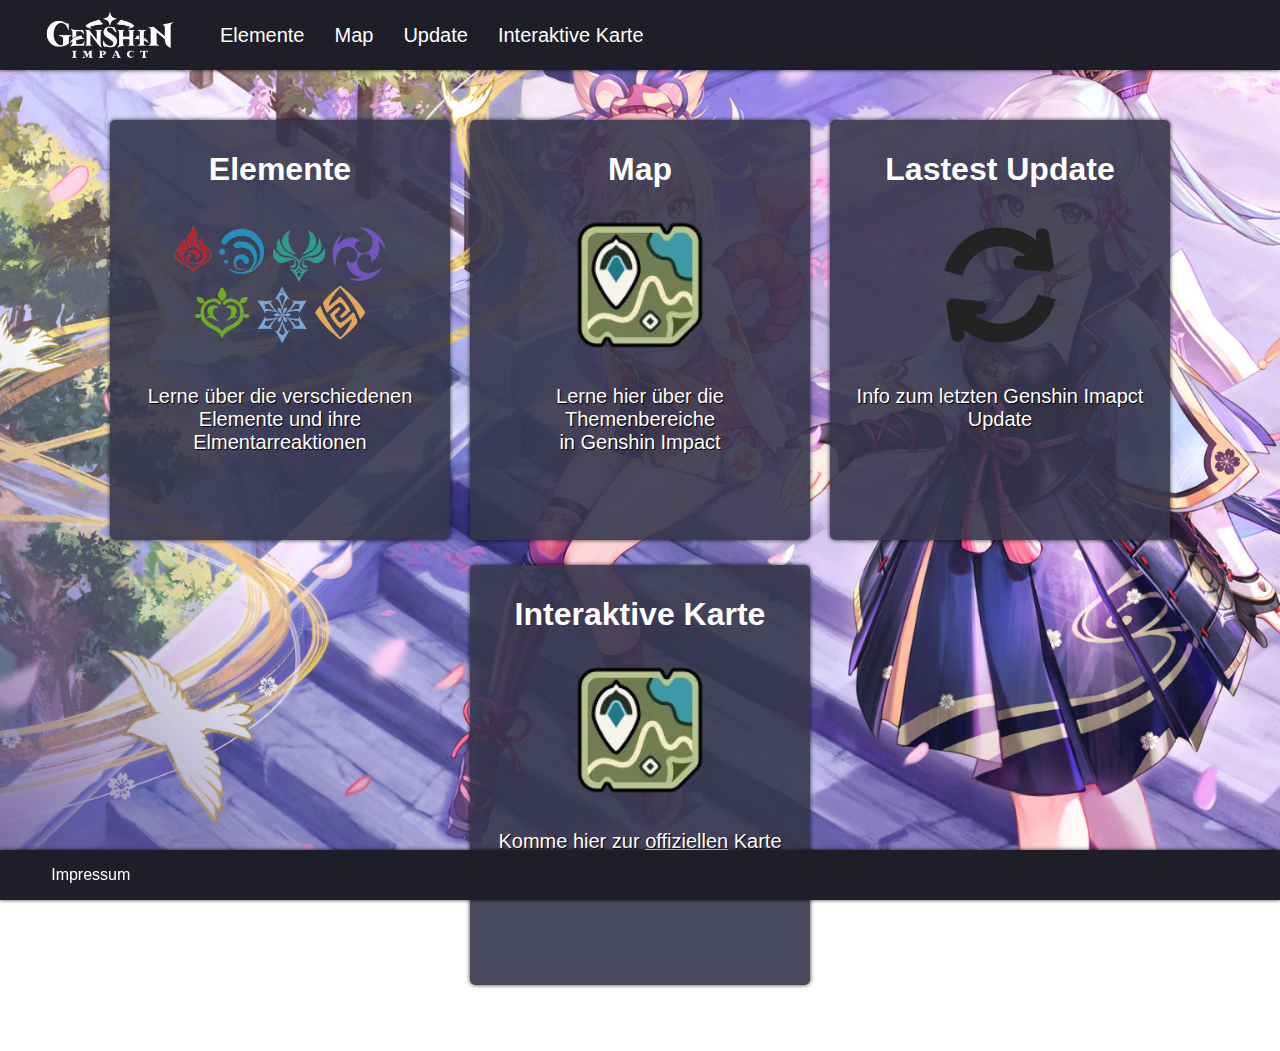
<file: index.html>
<!DOCTYPE html>
<html lang="de">

<head>
    <meta charset="UTF-8">
    <meta name="viewport" content="width=device-width, initial-scale=1.0">
    <title>Homepage</title>
    <link rel="stylesheet" href="style.css">
    <link rel="stylesheet" href="index.css">
    <script src="js.js"></script>
</head>

<body>

    <div class="Header_desk">

        <a href="index.html"> <img src="img\[CITYPNG.COM]HD White Genshin Impact Game Logo PNG - 2000x2000.png"
                alt="Genshin Impact Logo" height="70px"></a>
        <nav class="Header_desk_nav">
            <a href="elemente.html">
                <p>Elemente</p>
            </a>
            <a href="themenbereiche.html">
                <p>Map</p>
            </a>
            <a href="update.html">
                <p>Update</p>
            </a>
            <a href="https://act.hoyolab.com/ys/app/interactive-map/index.html?lang=en-us">
                <p>Interaktive Karte</p>
            </a>
        </nav>
    </div>

    <div id="mySidenav" class="sidenav">
        <a href="javascript:void(0)" class="closebtn" onclick="closeNav()">&times;</a>
        <a href="elemente.html">Elemente</a>
        <a href="update.html">Latest Update</a>
        <a href="themenbereiche.html">Map</a>
        <a href="https://act.hoyolab.com/ys/app/interactive-map/index.html?lang=en-us">Karte</a>
        <a href="impressum.html">Impressum</a>
    </div>

    <div class="Header_mobile">
        <div class="test">
            <span onclick="openNav()">&#9776;</span>
        </div>
        <div class="logo">
            <a href="index.html">
                <img src="img\[CITYPNG.COM]HD White Genshin Impact Game Logo PNG - 2000x2000.png" alt="Genshin Impact Logo"
                    height="70px">
            </a>
        </div>
    </div>

    <div class="main-container">

        <div class="sub-container-1 sc">

            <div class="sub-item-1-1 sc">
                <div class="box">
                    <h1>Elemente</h1>

                    <a href="elemente.html">
                        <img class="animation_box"
                            src="img/genshin-aufpralllogo-und-elemente-ikonen-russland-august-videospiel-asian-anime-logo-animes-227612743.png"
                            alt="" height="150px">
                        <p class="text_shadow_box">Lerne über die verschiedenen Elemente und ihre Elmentarreaktionen</p>
                    </a>
                </div>
            </div>

            <div class="sub-item-1-2 sc">
                <div class="box">
                    <h1>Map</h1>

                    <a href="themenbereiche.html">
                        <img class="animation_box" src="img/f474ba482f38a2f2420dc31c1876d155_6640492607556311675.png"
                            alt="" height="150px">
                        <p class="text_shadow_box">Lerne hier über die Themenbereiche <br> in Genshin Impact</p>
                    </a>
                </div>
            </div>

            <div class="sub-item-1-3 sc">
                <div class="box">
                    <h1>Lastest Update</h1>

                    <a href="update.html">
                        <img class="animation_box" src="img/update.png" alt="" height="150px">
                        <p class="text_shadow_box">Info zum letzten Genshin Imapct Update</p>
                    </a>
                </div>
            </div>

            <div class="sub-item-1-3 sc">
                <div class="box">
                    <h1>Interaktive Karte</h1>

                    <a href="https://act.hoyolab.com/ys/app/interactive-map/index.html?lang=en-us">
                        <img class="animation_box" src="img/f474ba482f38a2f2420dc31c1876d155_6640492607556311675.png"
                            alt="" height="150px">
                        <p class="text_shadow_box">Komme hier zur <u>offiziellen</u> Karte von Genshin Imapct</p>
                    </a>
                </div>
            </div>
        </div>

        <div class="sub-container-2 sc">
            <div class="sub-item-2-1">
            </div>
        </div>

        <div class="sub-container-3 sc">
            <div class="sub-item-3-1">
                <p></p>
            </div>
        </div>

    </div>


    <div class="footer">
        <a href="impressum.html">Impressum</a>
    </div>
</body>

</html>
</file>
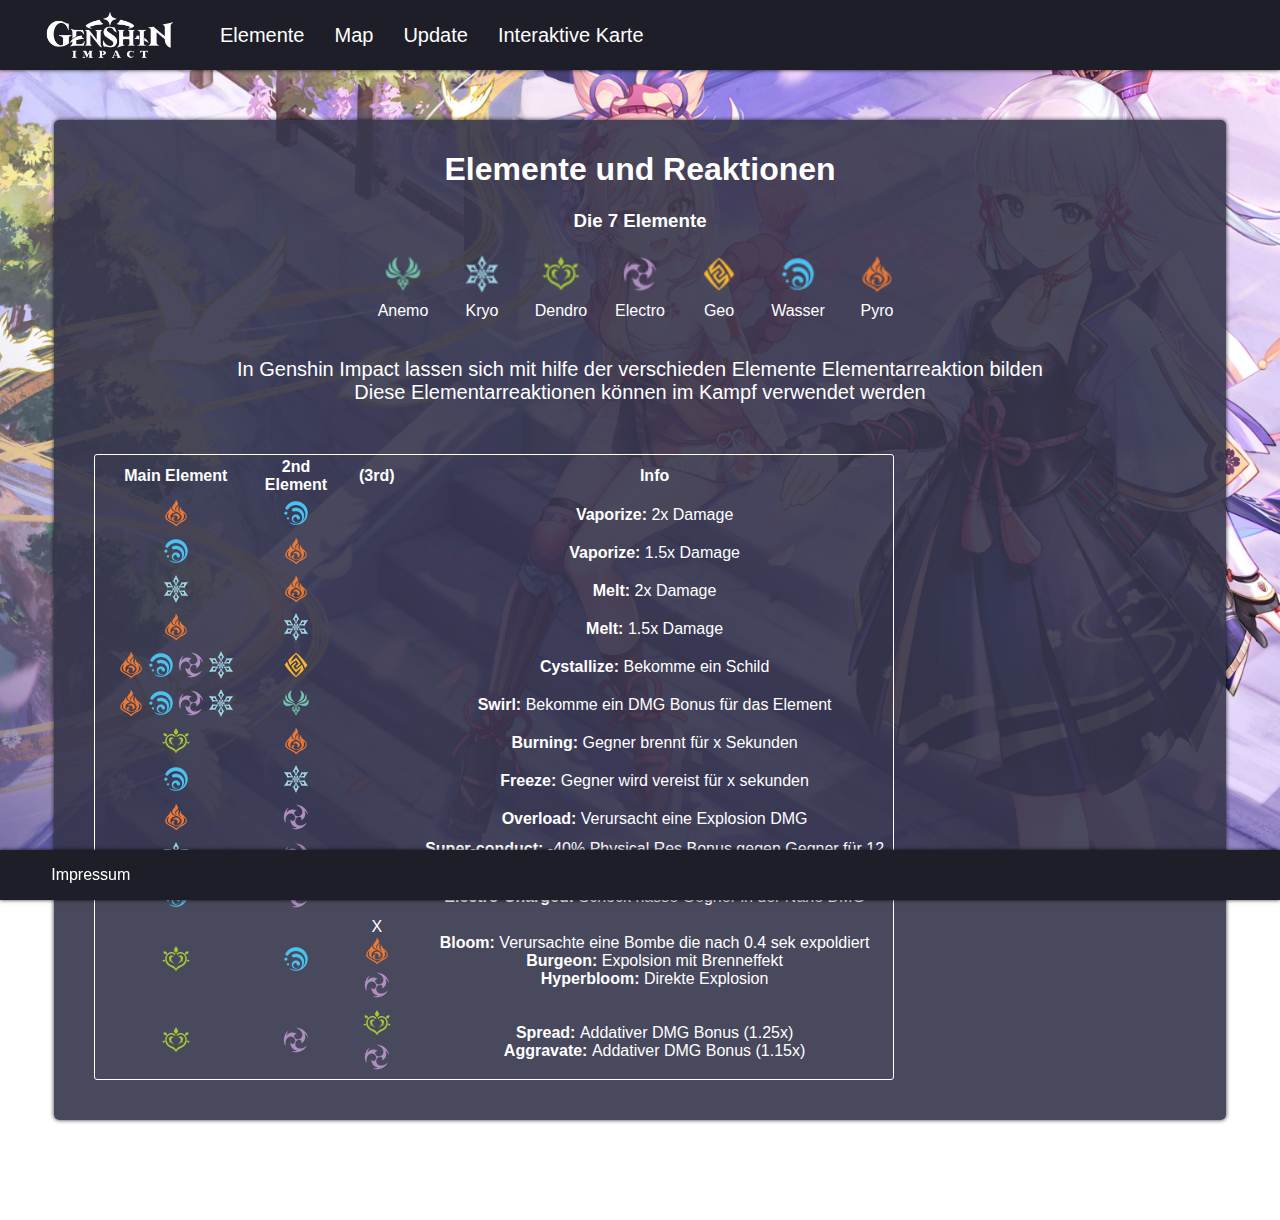
<file: elemente.html>
<!DOCTYPE html>
<html lang="de">

<head>
    <meta charset="UTF-8">
    <meta name="viewport" content="width=device-width, initial-scale=1.0">
    <title>Elemente</title>
    <link rel="stylesheet" href="style.css">
    <link rel="stylesheet" href="elemente.css">
    <script src="js.js"></script>
</head>

<body>

    <div class="Header_desk">

        <a href="index.html"> <img src="img\[CITYPNG.COM]HD White Genshin Impact Game Logo PNG - 2000x2000.png"
                alt="Genshin Impact Logo" height="70px"></a>
        <nav class="Header_desk_nav">
            <a href="elemente.html">
                <p>Elemente</p>
            </a>
            <a href="themenbereiche.html">
                <p>Map</p>
            </a>
            <a href="update.html">
                <p>Update</p>
            </a>
            <a href="https://act.hoyolab.com/ys/app/interactive-map/index.html?lang=en-us">
                <p>Interaktive Karte</p>
            </a>
        </nav>
    </div>

    <div id="mySidenav" class="sidenav">
        <a href="javascript:void(0)" class="closebtn" onclick="closeNav()">&times;</a>
        <a href="elemente.html">Elemente</a>
        <a href="update.html">Latest Update</a>
        <a href="themenbereiche.html">Map</a>
        <a href="https://act.hoyolab.com/ys/app/interactive-map/index.html?lang=en-us">Karte</a>
        <a href="impressum.html">Impressum</a>
    </div>

    <div class="Header_mobile">
        <div class="test">
            <span onclick="openNav()">&#9776;</span>
        </div>
        <div class="logo">
            <a href="index.html">
                <img src="img\[CITYPNG.COM]HD White Genshin Impact Game Logo PNG - 2000x2000.png" alt="Genshin Impact Logo"
                    height="70px">
            </a>
        </div>
    </div>

    <div class="main-container">

        <div class="sub-container-1 sc">

            <div class="sub-item-1-1 sc">

                <div class="content_box ">

                    <h1>Elemente und Reaktionen</h1>
                    <h3>Die 7 Elemente</h3>
                    <table class="elemente_case">
                        <tr>
                            <th>
                                <img src="img/Element_Anemo.png" alt="" height="40px">
                            </th>
                            <th>
                                <img src="img/Element_Cryo.png" alt="" height="40px">
                            </th>
                            <th>
                                <img src="img/Element_Dendro.png" alt="" height="40px">
                            </th>
                            <th>
                                <img src="img/Element_Electro.png" alt="" height="40px">
                            </th>
                            <th>
                                <img src="img/Element_Geo.png" alt="" height="40px">
                            </th>
                            <th>
                                <img src="img/Element_Hydro.png" alt="" height="40px">
                            </th>
                            <th>
                                <img src="img/Element_Pyro.png" alt="" height="40px">
                            </th>
                        </tr>
                        <tr>
                            <td>Anemo</td>
                            <td>Kryo</td>
                            <td>Dendro</td>
                            <td>Electro</td>
                            <td>Geo</td>
                            <td>Wasser</td>
                            <td>Pyro</td>
                        </tr>
                    </table>
                    <div class="sometext">
                        <p>In Genshin Impact lassen sich mit hilfe der verschieden Elemente Elementarreaktion bilden <br>
                        Diese Elementarreaktionen können im Kampf verwendet werden</p>
                    </div>

                    <div class="scrollbartest">
                        <table class="reaktion">
                            <tr>
                                <th style="width: 20%;">Main Element</th>
                                <th style="width: 10%;">2nd Element</th>
                                <th style="width: 10%;"> (3rd) </th>
                                <th>Info</th>
                            </tr>
                            <tr>
                                <td><img src="img/Element_Pyro.png" alt=""></td>
                                <td><img src="img/Element_Hydro.png" alt=""></td>
                                <td></td>
                                <td><strong>Vaporize: </strong>2x Damage</td>
                            </tr>
                            <tr>
                                <td><img src="img/Element_Hydro.png" alt=""></td>
                                <td><img src="img/Element_Pyro.png" alt=""></td>
                                <td></td>
                                <td><strong>Vaporize: </strong>1.5x Damage</td>
                            </tr>
                            <tr>
                                <td><img src="img/Element_Cryo.png" alt=""></td>
                                <td><img src="img/Element_Pyro.png" alt=""></td>
                                <td></td>
                                <td><strong>Melt: </strong>2x Damage</td>
                            </tr>
                            <tr>
                                <td><img src="img/Element_Pyro.png" alt=""></td>
                                <td><img src="img/Element_Cryo.png" alt=""></td>
                                <td></td>
                                <td><strong>Melt: </strong>1.5x Damage</td>
                            </tr>
                            <tr>
                                <td><img src="img/Element_Pyro.png" alt=""><img src="img/Element_Hydro.png" alt=""><img
                                        src="img/Element_Electro.png" alt=""><img src="img/Element_Cryo.png" alt="">
                                </td>
                                <td><img src="img/Element_Geo.png" alt=""></td>
                                <td></td>
                                <td><strong>Cystallize: </strong>Bekomme ein Schild</td>
                            </tr>
                            <tr>
                                <td><img src="img/Element_Pyro.png" alt=""><img src="img/Element_Hydro.png" alt=""><img
                                        src="img/Element_Electro.png" alt=""><img src="img/Element_Cryo.png" alt="">
                                </td>
                                <td><img src="img/Element_Anemo.png" alt=""></td>
                                <td></td>
                                <td><strong>Swirl: </strong>Bekomme ein DMG Bonus für das Element</td>
                            </tr>
                            <tr>
                                <td><img src="img/Element_Dendro.png" alt=""></td>
                                <td><img src="img/Element_Pyro.png" alt=""></td>
                                <td></td>
                                <td><strong>Burning: </strong>Gegner brennt für x Sekunden</td>
                            </tr>
                            <tr>
                                <td><img src="img/Element_Hydro.png" alt=""></td>
                                <td><img src="img/Element_Cryo.png" alt=""></td>
                                <td></td>
                                <td><strong>Freeze: </strong>Gegner wird vereist für x sekunden</td>
                            </tr>
                            <tr>
                                <td><img src="img/Element_Pyro.png" alt=""></td>
                                <td><img src="img/Element_Electro.png" alt=""></td>
                                <td></td>
                                <td><strong>Overload: </strong>Verursacht eine Explosion DMG</td>
                            </tr>
                            <tr>
                                <td><img src="img/Element_Cryo.png" alt=""></td>
                                <td><img src="img/Element_Electro.png" alt=""></td>
                                <td></td>
                                <td><strong>Super-conduct: </strong>-40% Physical Res Bonus gegen Gegner für 12 sek</td>
                            </tr>
                            <tr>
                                <td><img src="img/Element_Hydro.png" alt=""></td>
                                <td><img src="img/Element_Electro.png" alt=""></td>
                                <td></td>
                                <td><strong>Electro-Charged: </strong>Schock nasse Gegner in der Nähe DMG</td>
                            </tr>
                            <tr>
                                <td><img src="img/Element_Dendro.png" alt=""></td>
                                <td><img src="img/Element_Hydro.png" alt=""></td>
                                <td> X <br> <img src="img/Element_Pyro.png" alt=""> <br> <img
                                        src="img/Element_Electro.png" alt=""></td>
                                <td><strong>Bloom: </strong>Verursachte eine Bombe die nach 0.4 sek
                                    expoldiert<br><strong>Burgeon: </strong>Expolsion mit
                                    Brenneffekt<br><strong>Hyperbloom:
                                    </strong>Direkte Explosion</td>
                            </tr>
                            <tr>
                                <td><img src="img/Element_Dendro.png" alt=""></td>
                                <td><img src="img/Element_Electro.png" alt=""></td>
                                <td><img src="img/Element_Dendro.png" alt=""> <br> <img src="img/Element_Electro.png"
                                        alt="">
                                </td>
                                <td>
                                    <strong>Spread: </strong>Addativer DMG Bonus (1.25x)<br><strong>Aggravate:
                                    </strong>Addativer DMG Bonus (1.15x)
                                </td>
                            </tr>
                        </table>
                    </div>


                </div>

            </div>

        </div>
    </div>
    <div class="footer">
        <a href="impressum.html">Impressum</a>
    </div>
</body>

</html>
</file>
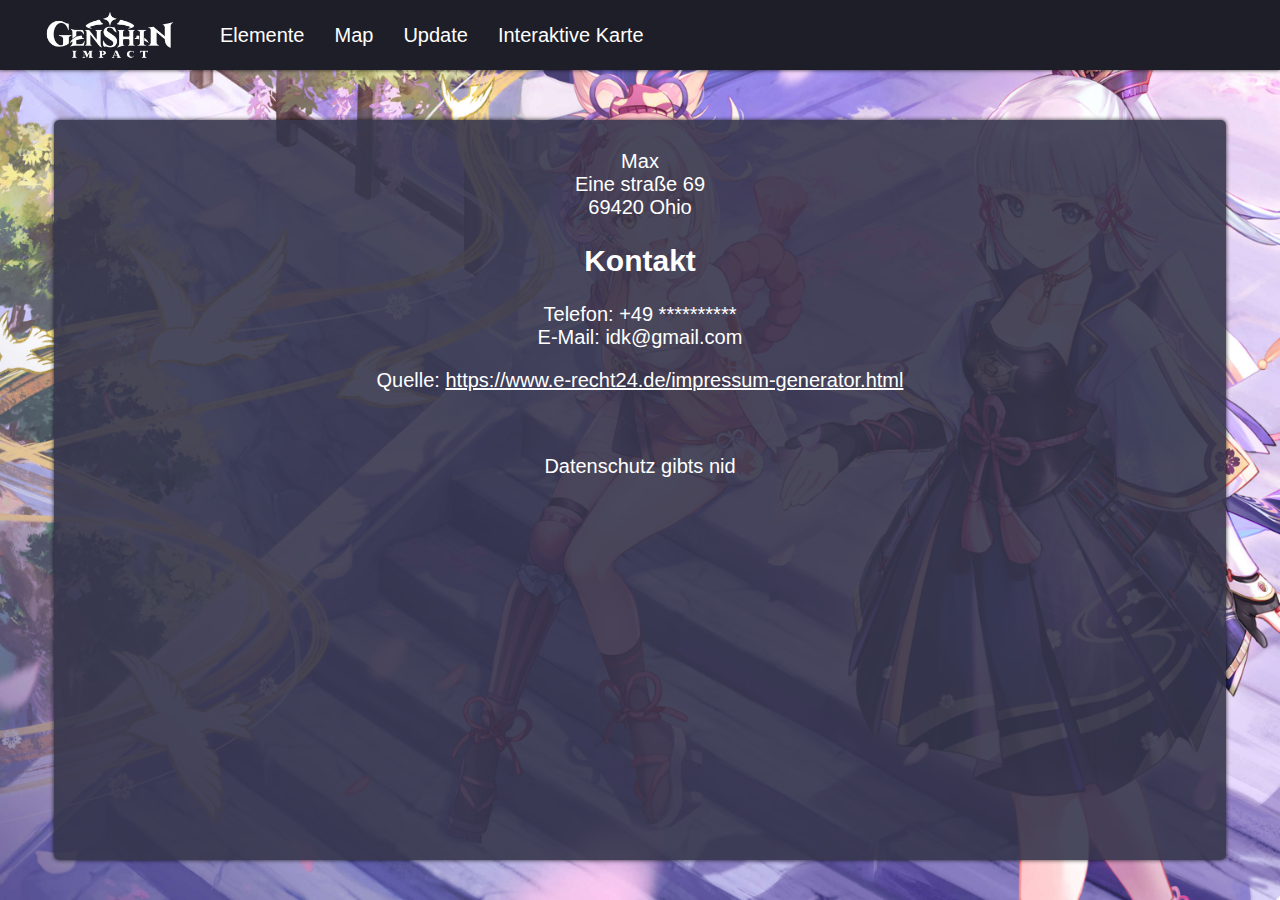
<file: impressum.html>
<!DOCTYPE html>
<html lang="de">

<head>
    <meta charset="UTF-8">
    <meta name="viewport" content="width=device-width, initial-scale=1.0">
    <title>Impressum</title>
    <link rel="stylesheet" href="style.css">
    <link rel="stylesheet" href="impressum.css">
    <script src="js.js"></script>
</head>

<body>

    <div class="Header_desk">

        <a href="index.html"> <img src="img\[CITYPNG.COM]HD White Genshin Impact Game Logo PNG - 2000x2000.png"
                alt="Genshin Impact Logo" height="70px"></a>
        <nav class="Header_desk_nav">
            <a href="elemente.html">
                <p>Elemente</p>
            </a>
            <a href="themenbereiche.html">
                <p>Map</p>
            </a>
            <a href="update.html">
                <p>Update</p>
            </a>
            <a href="https://act.hoyolab.com/ys/app/interactive-map/index.html?lang=en-us">
                <p>Interaktive Karte</p>
            </a>
        </nav>
    </div>

    <div id="mySidenav" class="sidenav">
        <a href="javascript:void(0)" class="closebtn" onclick="closeNav()">&times;</a>
        <a href="elemente.html">Elemente</a>
        <a href="update.html">Latest Update</a>
        <a href="themenbereiche.html">Map</a>
        <a href="https://act.hoyolab.com/ys/app/interactive-map/index.html?lang=en-us">Karte</a>
        <a href="impressum.html">Impressum</a>
    </div>

    <div class="Header_mobile">
        <div class="test">
            <span onclick="openNav()">&#9776;</span>
        </div>
        <div class="logo">
            <a href="index.html">
                <img src="img\[CITYPNG.COM]HD White Genshin Impact Game Logo PNG - 2000x2000.png"
                    alt="Genshin Impact Logo" height="70px">
            </a>
        </div>
    </div>

    <div class="main-container">

        <div class="sub-container-1 sc">

            <div class="sub-item-1-1 sc">

                <div class="content_box_impressum">
                    <p>Max<br />
                        Eine straße 69<br />
                        69420 Ohio</p>

                    <h2>Kontakt</h2>
                    <p>Telefon: +49 **********<br />
                        E-Mail: idk@gmail.com</p>

                    <p>Quelle: <a href="https://www.e-recht24.de/impressum-generator.html"
                            style="color: white;">https://www.e-recht24.de/impressum-generator.html</a></p>
                            <br>
                    <p>Datenschutz gibts nid</p>

                </div>

            </div>

        </div>
    </div>
</body>

</html>
</file>
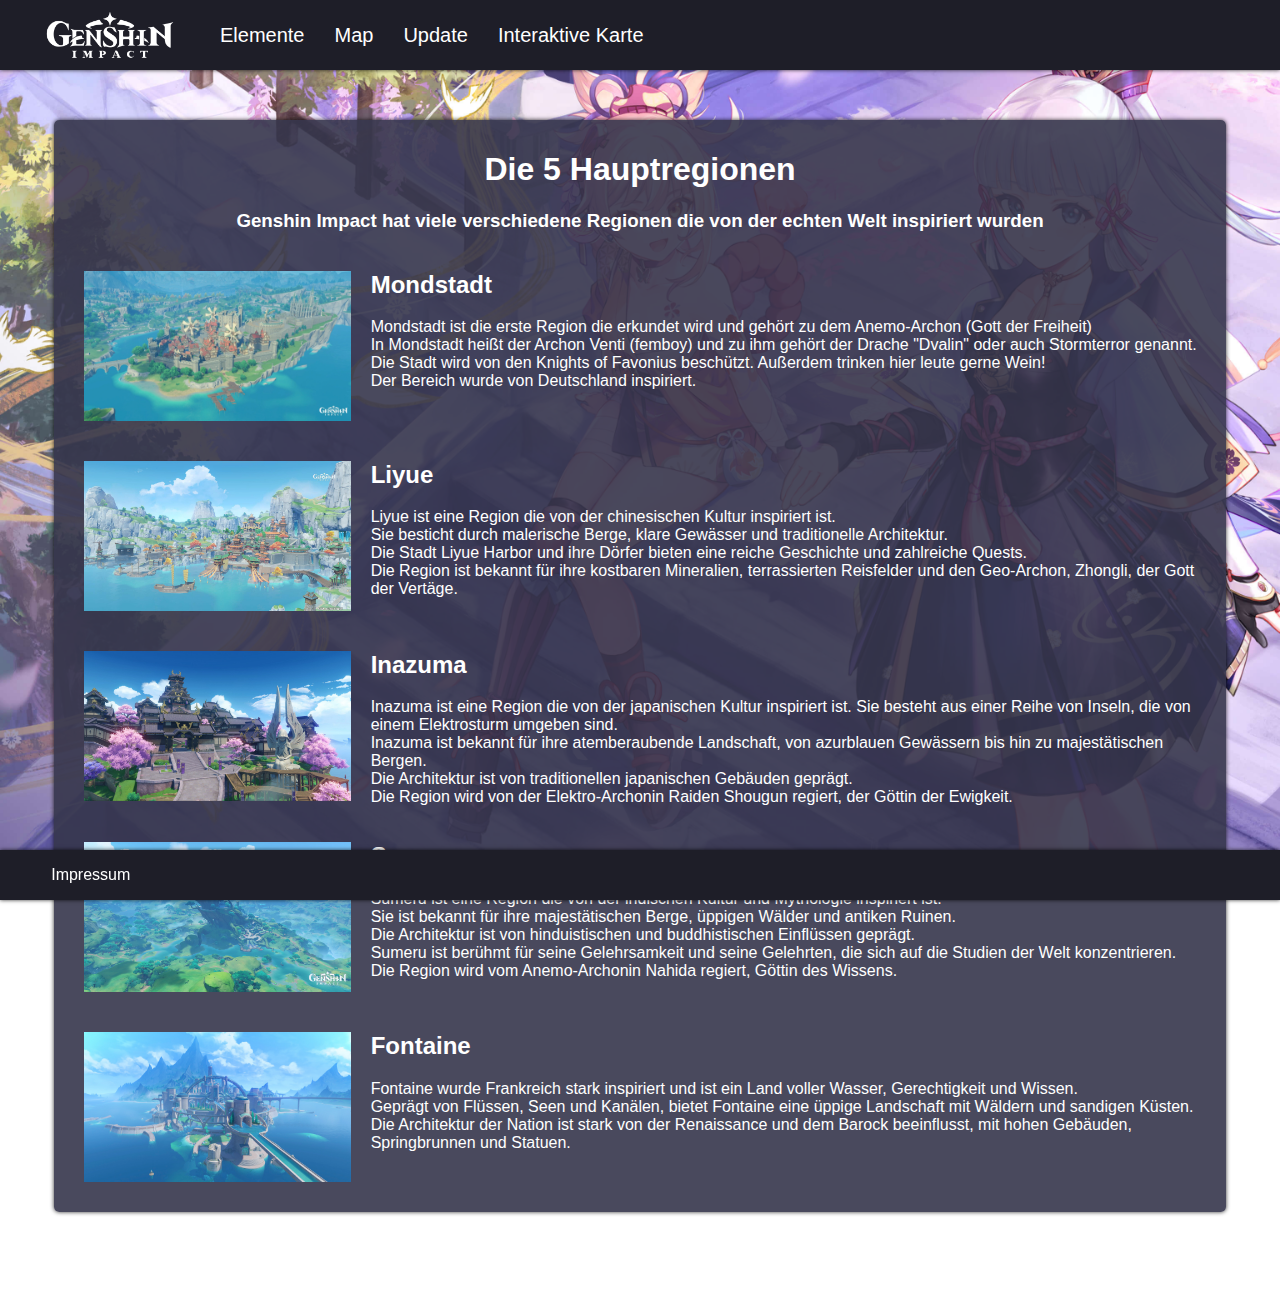
<file: themenbereiche.html>
<!DOCTYPE html>
<html lang="de">

<head>
    <meta charset="UTF-8">
    <meta name="viewport" content="width=device-width, initial-scale=1.0">
    <title>Regionen</title>
    <link rel="stylesheet" href="style.css">
    <link rel="stylesheet" href="themenbereiche.css">
    <script src="js.js"></script>
</head>

<body>

    <div class="Header_desk">

        <a href="index.html"> <img src="img\[CITYPNG.COM]HD White Genshin Impact Game Logo PNG - 2000x2000.png"
                alt="Genshin Impact Logo" height="70px"></a>
        <nav class="Header_desk_nav">
            <a href="elemente.html">
                <p>Elemente</p>
            </a>
            <a href="themenbereiche.html">
                <p>Map</p>
            </a>
            <a href="update.html">
                <p>Update</p>
            </a>
            <a href="https://act.hoyolab.com/ys/app/interactive-map/index.html?lang=en-us">
                <p>Interaktive Karte</p>
            </a>
        </nav>
    </div>

    <div id="mySidenav" class="sidenav">
        <a href="javascript:void(0)" class="closebtn" onclick="closeNav()">&times;</a>
        <a href="elemente.html">Elemente</a>
        <a href="update.html">Latest Update</a>
        <a href="themenbereiche.html">Map</a>
        <a href="https://act.hoyolab.com/ys/app/interactive-map/index.html?lang=en-us">Karte</a>
        <a href="impressum.html">Impressum</a>
    </div>

    <div class="Header_mobile">
        <div class="test">
            <span onclick="openNav()">&#9776;</span>
        </div>
        <div class="logo">
            <a href="index.html">
                <img src="img\[CITYPNG.COM]HD White Genshin Impact Game Logo PNG - 2000x2000.png" alt="Genshin Impact Logo"
                    height="70px">
            </a>
        </div>
    </div>

    <div class="main-container">

        <div class="sub-container-1 sc">

            <div class="sub-item-1-1 sc">

                <div class="content_box">
                    <h1>Die 5 Hauptregionen</h1>
                    <h3>Genshin Impact hat viele verschiedene Regionen die von der echten Welt inspiriert wurden</h3>
                    <div class="bereiche">
                        <img src="img/Mondstadt.jpg" alt="">
                        <div>
                            <h2>Mondstadt</h2>
                            <p>
                                Mondstadt ist die erste Region die erkundet wird und gehört zu dem Anemo-Archon (Gott
                                der Freiheit)<br>
                                In Mondstadt heißt der Archon Venti (femboy) und zu ihm gehört der Drache "Dvalin"
                                oder auch Stormterror genannt.<br>
                                Die Stadt wird von den Knights of Favonius beschützt. Außerdem trinken hier leute gerne
                                Wein! <br>
                                Der Bereich wurde von Deutschland inspiriert. 
                            </p>
                        </div>
                    </div>
                    <div class="bereiche">
                        <img src="img/Liyue.jpg" alt="">
                        <div>
                            <h2>Liyue</h2>
                            <p>
                                Liyue ist eine Region die von der chinesischen Kultur inspiriert ist. <br>
                                Sie besticht durch malerische Berge, klare Gewässer und traditionelle Architektur. <br>
                                Die Stadt Liyue Harbor und ihre Dörfer bieten eine reiche Geschichte und zahlreiche
                                Quests. <br>
                                Die Region ist bekannt für ihre kostbaren Mineralien, terrassierten Reisfelder und den
                                Geo-Archon, Zhongli, der Gott der Vertäge. <br>
                            </p>
                        </div>
                    </div>
                    <div class="bereiche">
                        <img src="img/Inazuma.jpg" alt="">
                        <div>
                            <h2>Inazuma</h2>
                            <p>
                                Inazuma ist eine Region die von der japanischen Kultur inspiriert ist. Sie besteht aus
                                einer Reihe von Inseln, die von einem Elektrosturm umgeben sind. <br>
                                Inazuma ist bekannt für ihre atemberaubende Landschaft, von azurblauen Gewässern bis hin
                                zu majestätischen Bergen. <br> 
                                Die Architektur ist von traditionellen japanischen Gebäuden geprägt. <br>
                                Die Region wird von der Elektro-Archonin Raiden Shougun regiert, der Göttin der
                                Ewigkeit. <br>
                            </p>
                        </div>
                    </div>
                    <div class="bereiche">
                        <img src="img/Sumeru.jpg" alt="">
                        <div>
                            <h2>Sumeru</h2>
                            <p>
                                Sumeru ist eine Region die von der indischen Kultur und Mythologie
                                inspiriert ist. <br> Sie ist bekannt für ihre majestätischen Berge, üppigen Wälder und
                                antiken Ruinen. <br>
                                Die Architektur ist von hinduistischen und buddhistischen Einflüssen geprägt. <br>
                                Sumeru ist
                                berühmt für seine Gelehrsamkeit und seine Gelehrten, die sich auf die Studien der Welt
                                konzentrieren. <br>
                                Die Region wird vom Anemo-Archonin Nahida regiert, Göttin des Wissens.
                            </p>
                        </div>
                    </div>
                    <div class="bereiche">
                        <img src="img/Fontaine.jpg" alt="">
                        <div>
                            <h2>Fontaine</h2>
                            <p>
                                Fontaine wurde Frankreich stark inspiriert und ist ein Land voller Wasser, Gerechtigkeit und Wissen.  <br>
                                Geprägt von Flüssen, Seen und Kanälen, bietet Fontaine eine üppige Landschaft mit Wäldern und sandigen Küsten. <br>
                                Die Architektur der Nation ist stark von der Renaissance und dem Barock beeinflusst, mit hohen Gebäuden, Springbrunnen und Statuen. <br>
                                
                            </p>
                        </div>
                    </div>
                </div>

            </div>

        </div>
    </div>


    <div class="footer">
        <a href="impressum.html">Impressum</a>
    </div>
</body>

</html>
</file>
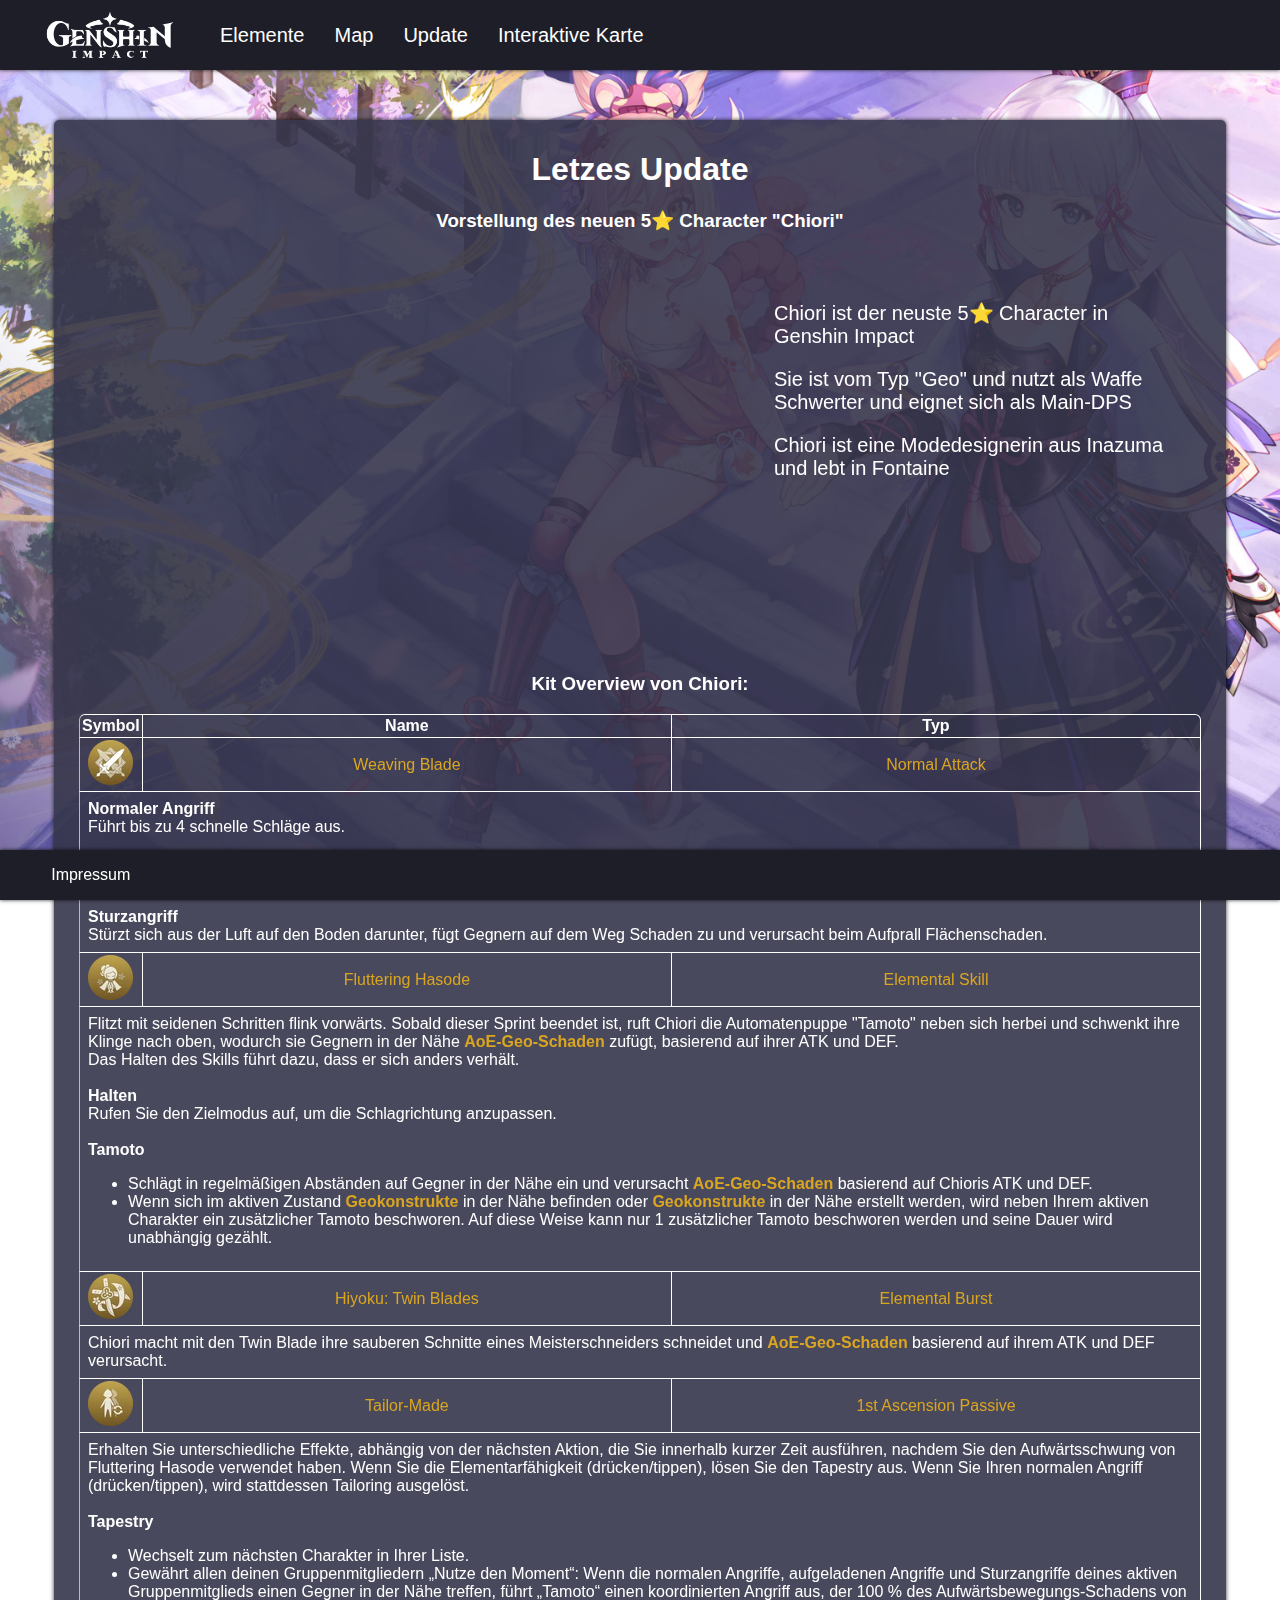
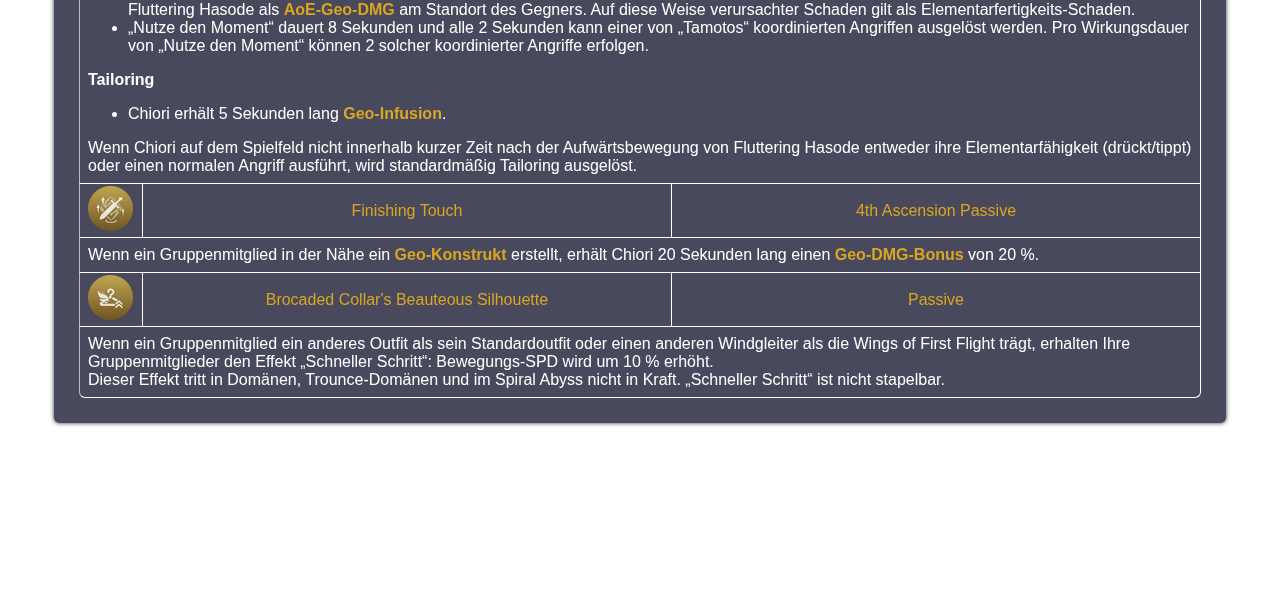
<file: update.html>
<!DOCTYPE html>
<html lang="de">

<head>
  <meta charset="UTF-8">
  <meta name="viewport" content="width=device-width, initial-scale=1.0">
  <title>Update</title>
  <link rel="stylesheet" href="style.css">
  <link rel="stylesheet" href="update.css">
  <script src="js.js"></script>
</head>

<body>

  <div class="Header_desk">

    <a href="index.html"> <img src="img\[CITYPNG.COM]HD White Genshin Impact Game Logo PNG - 2000x2000.png"
            alt="Genshin Impact Logo" height="70px"></a>
    <nav class="Header_desk_nav">
        <a href="elemente.html">
            <p>Elemente</p>
        </a>
        <a href="themenbereiche.html">
            <p>Map</p>
        </a>
        <a href="update.html">
            <p>Update</p>
        </a>
        <a href="https://act.hoyolab.com/ys/app/interactive-map/index.html?lang=en-us">
            <p>Interaktive Karte</p>
        </a>
    </nav>
</div>

<div id="mySidenav" class="sidenav">
    <a href="javascript:void(0)" class="closebtn" onclick="closeNav()">&times;</a>
    <a href="elemente.html">Elemente</a>
    <a href="update.html">Latest Update</a>
    <a href="themenbereiche.html">Map</a>
    <a href="https://act.hoyolab.com/ys/app/interactive-map/index.html?lang=en-us">Karte</a>
    <a href="impressum.html">Impressum</a>
</div>

<div class="Header_mobile">
    <div class="test">
        <span onclick="openNav()">&#9776;</span>
    </div>
    <div class="logo">
        <a href="index.html">
            <img src="img\[CITYPNG.COM]HD White Genshin Impact Game Logo PNG - 2000x2000.png" alt="Genshin Impact Logo"
                height="70px">
        </a>
    </div>
</div>

  <div class="main-container">

    <div class="sub-container-1 sc">

      <div class="sub-item-1-1 sc">
        <div class="content_box">
          <h1>Letzes Update</h1>
          <h3>Vorstellung des neuen 5⭐ Character "Chiori"</h3>
          <div class="contain_1">
            <div class="update_vid">
              <iframe class="radius_vid" src="https://www.youtube.com/embed/FaIIbOs_QyU"
                title="Fähigkeiten bei Genshin Impact – Chiori: Düfte des Brokats #CollectedMiscellany #Chiori"
                frameborder="0"
                allow="accelerometer; autoplay; clipboard-write; encrypted-media; gyroscope; picture-in-picture; web-share"
                allowfullscreen></iframe>

            </div>
            <div class="Chiori_info">
              <p>
                Chiori ist der neuste 5⭐ Character in Genshin Impact</p>
              <p>
                Sie ist vom Typ "Geo" und nutzt als Waffe Schwerter und eignet sich als Main-DPS
              </p>
              <p>
                Chiori ist eine Modedesignerin aus Inazuma und lebt in Fontaine
              </p>
            </div>
          </div>
          <h3>Kit Overview von Chiori:</h3>
          <div class="contain_2">
            <table>
              <tr>
                <th style="width: 4vw;">Symbol</th>
                <th style="width: 50%">Name</th>
                <th style="width: 50%;">Typ</th>
              </tr>
              <tr class="top_table">
                <td><img src="img/Sword_Geo.webp" alt=""></td>
                <td>Weaving Blade</td>
                <td>Normal Attack</td>
              </tr>
              <tr>
                <td class="info_table" colspan="3">
                  <b>Normaler Angriff</b> <br>
                  Führt bis zu 4 schnelle Schläge aus. <br>
                  <br>
                  <b>Aufgeladener Angriff</b> <br>
                  Verbraucht eine bestimmte Menge an Ausdauer, um zwei schnelle Schwertschläge auszulösen. <br>
                  <br>
                  <b>Sturzangriff</b> <br>
                  Stürzt sich aus der Luft auf den Boden darunter, fügt Gegnern auf dem Weg Schaden zu und verursacht
                  beim Aufprall Flächenschaden. <br>
                </td>
              </tr>
              <tr class="top_table">
                <td><img src="img/Talent_Fluttering_Hasode.webp" alt=""></td>
                <td>Fluttering Hasode</td>
                <td>Elemental Skill</td>
              </tr>
              <tr>
                <td class="info_table" colspan="3">
                  Flitzt mit seidenen Schritten flink vorwärts. Sobald dieser Sprint beendet ist, ruft Chiori die
                  Automatenpuppe "Tamoto" neben sich herbei und schwenkt ihre Klinge nach oben, wodurch sie Gegnern in
                  der Nähe <span class="geo">AoE-Geo-Schaden</span> zufügt, basierend auf ihrer ATK und DEF. <br>
                  Das Halten des Skills führt dazu, dass er sich anders verhält. <br>
                  <br>
                  <b>Halten</b> <br>
                  Rufen Sie den Zielmodus auf, um die Schlagrichtung anzupassen. <br>
                  <br>
                  <b>Tamoto</b>
                  <ul>
                    <li>
                      Schlägt in regelmäßigen Abständen auf Gegner in der Nähe ein und verursacht <span
                        class="geo">AoE-Geo-Schaden</span> basierend
                      auf Chioris ATK und DEF.
                    </li>
                    <li>
                      Wenn sich im aktiven Zustand <span class="geo">Geokonstrukte</span> in der Nähe befinden oder
                      <span class="geo">Geokonstrukte</span> in der Nähe
                      erstellt werden, wird neben Ihrem aktiven Charakter ein zusätzlicher Tamoto beschworen. Auf diese
                      Weise kann nur 1 zusätzlicher Tamoto beschworen werden und seine Dauer wird unabhängig gezählt.
                    </li>
                  </ul>
                </td>
              </tr>
              <tr class="top_table">
                <td><img src="img/Talent_Hiyoku_Twin_Blades.webp" alt=""></td>
                <td>Hiyoku: Twin Blades</td>
                <td>Elemental Burst</td>
              </tr>
              <tr>
                <td class="info_table" colspan="3">
                  Chiori macht mit den Twin Blade ihre sauberen Schnitte eines Meisterschneiders schneidet und <span
                    class="geo">AoE-Geo-Schaden</span> basierend auf ihrem ATK und DEF verursacht.
                </td>
              </tr>
              <tr class="top_table">
                <td><img src="img/Talent_Tailor-Made.webp" alt=""></td>
                <td>Tailor-Made</td>
                <td>1st Ascension Passive</td>
              </tr>
              <tr>
                <td class="info_table" colspan="3">
                  Erhalten Sie unterschiedliche Effekte, abhängig von der nächsten Aktion, die Sie innerhalb kurzer Zeit
                  ausführen, nachdem Sie den Aufwärtsschwung von Fluttering Hasode verwendet haben. Wenn Sie die
                  Elementarfähigkeit (drücken/tippen), lösen Sie den Tapestry aus. Wenn Sie Ihren normalen Angriff
                  (drücken/tippen), wird stattdessen Tailoring ausgelöst. <br>
                  <br>
                  <b>Tapestry</b> <br>
                  <ul>
                    <li>
                      Wechselt zum nächsten Charakter in Ihrer Liste.

                    </li>
                    <li>Gewährt allen deinen Gruppenmitgliedern „Nutze den Moment“: Wenn die normalen Angriffe,
                      aufgeladenen Angriffe und Sturzangriffe deines aktiven Gruppenmitglieds einen Gegner in der Nähe
                      treffen, führt „Tamoto“ einen koordinierten Angriff aus, der 100 % des Aufwärtsbewegungs-Schadens
                      von Fluttering Hasode als <span class="geo">AoE-Geo-DMG</span> am Standort des Gegners. Auf diese
                      Weise
                      verursachter Schaden gilt als Elementarfertigkeits-Schaden.
                    </li>
                    <li>„Nutze den Moment“ dauert 8 Sekunden und alle 2 Sekunden kann einer von „Tamotos“ koordinierten
                      Angriffen ausgelöst werden. Pro Wirkungsdauer von „Nutze den Moment“ können 2 solcher
                      koordinierter Angriffe erfolgen.
                    </li>
                  </ul>
                  <b>Tailoring</b>
                  <ul>
                    <li>
                      Chiori erhält 5 Sekunden lang <span class="geo">Geo-Infusion</span>.
                    </li>
                  </ul>
                  Wenn Chiori auf dem Spielfeld nicht innerhalb kurzer Zeit nach der Aufwärtsbewegung von
                  Fluttering Hasode entweder ihre Elementarfähigkeit (drückt/tippt) oder einen normalen Angriff
                  ausführt, wird standardmäßig Tailoring ausgelöst.

                </td>
              </tr>
              <tr class="top_table">
                <td><img src="img/Talent_The_Finishing_Touch.webp" alt=""></td>
                <td>Finishing Touch</td>
                <td>4th Ascension Passive</td>
              </tr>
              <tr>
                <td class="info_table" colspan="3">
                  Wenn ein Gruppenmitglied in der Nähe ein <span class="geo">Geo-Konstrukt</span> erstellt, erhält
                  Chiori 20 Sekunden lang einen <span class="geo">Geo-DMG-Bonus</span> von 20 %.
                </td>
              </tr>
              <tr class="top_table">
                <td><img src="img/hi.webp" alt=""></td>
                <td>Brocaded Collar's Beauteous Silhouette</td>
                <td>Passive</td>
              </tr>
              <tr>
                <td class="info_table" colspan="3">
                  Wenn ein Gruppenmitglied ein anderes Outfit als sein Standardoutfit oder einen anderen Windgleiter als
                  die Wings of First Flight trägt, erhalten Ihre Gruppenmitglieder den Effekt „Schneller Schritt“:
                  Bewegungs-SPD wird um 10 % erhöht. <br>
                  Dieser Effekt tritt in Domänen, Trounce-Domänen und im Spiral Abyss nicht in Kraft. „Schneller
                  Schritt“ ist nicht stapelbar.
                </td>
              </tr>
            </table>
          </div>
        </div>
      </div>
    </div>

    <div class="sub-container-2 sc">
      <div class="sub-item-2-1">
      </div>
    </div>

    <div class="sub-container-3 sc">
      <div class="sub-item-3-1">
        <p></p>
      </div>
    </div>

  </div>


  <div class="footer">
    <a href="impressum.html">Impressum</a>
  </div>
</body>

</html>
</file>
<file: style.css>
:root {
  --backcolor: #35354be6;
  --headcolor: #1e1e28;
}

h1,h3 {
  text-align: center;
}

body {
  margin: 0px;
  background-image: url(img/genshin-impact-update-2-0-3840x2160-df1f8dc45e7e.jpg);
  background-attachment: fixed;
  background-size: cover;
  font-family: Arial, Helvetica, sans-serif;
}

.Header_mobile {
  position: relative;
  display: none;
  height: 70px;
  min-width: 100px;
  background-color: var(--headcolor);
  box-shadow: 0 0 4px 0 rgba(0, 0, 0, .8);
  z-index: 999;
}

.Header_desk {
  position: relative;
  display: none;
  height: 70px;
  min-width: 100px;
  background-color:var(--headcolor);
  box-shadow: 0 0 4px 0 rgba(0, 0, 0, .8);


}
.test{
  justify-content: center;
  display: flex;
  flex-direction: row;
  align-items: center;
  width: 70px;
  height: 100%;
  z-index: 1001;
  position: absolute;
  font-size: 30px;
  color: white;
}

.logo{
  z-index: 1000;
  display: flex;
  justify-content: center;
  height: 100%;
  min-width: 100vw;
}

/* The side navigation menu copy paste */
.sidenav {
  height: 100%; /* 100% Full-height */
  width: 0; /* 0 width - change this with JavaScript */
  position: fixed; /* Stay in place */
  z-index: 9999; /* Stay on top */
  top: 0; /* Stay at the top */
  left: 0;
  background-color: var(--headcolor); /* Black*/
  overflow-x: hidden; /* Disable horizontal scroll */
  padding-top: 60px; /* Place content 60px from the top */
  transition: 0.5s; /* 0.5 second transition effect to slide in the sidenav */
}

/* The navigation menu links */
.sidenav a {
  padding: 8px 8px 8px 32px;
  text-decoration: none;
  font-size: 25px;
  color: white;
  display: block;
  transition: 0.3s;
}

/* When you mouse over the navigation links, change their color */
.sidenav a:hover {
  color: #f1f1f1;
}

/* Position and style the close button (top right corner) */
.sidenav .closebtn {
  top: 0;
  position: absolute;
  font-size: 36px;
  
}

/* Style page content - use this if you want to push the page content to the right when you open the side navigation */
#main {
  transition: margin-left .5s;
  padding: 20px;
}

/* On smaller screens, where height is less than 450px, change the style of the sidenav (less padding and a smaller font size) */
@media screen and (max-height: 450px) {
  .sidenav {padding-top: 15px;}
  .sidenav a {font-size: 18px;}
}
.Header_desk img {
  padding-left: 10px;
  padding-right: 10px;
}

.Header_desk a {
  transition: all;
  cursor: pointer;
  text-align: start;
  color: white;
  text-decoration: none;
  font-size: 20px;
  padding-left: 30px;
  
}

.Header_desk_nav {
  align-items: center;
  justify-content: center;
  display: flex;
  min-width: 100px;
}

.footer{
  display: flex;
  position: none;
  background-color: var(--headcolor);
  box-shadow: 0 0 4px 0 rgba(0, 0, 0, .8);
  height: 50px;
  width: 100vw;
  bottom: 0;
  position: fixed;
  align-items: center;
}

.footer a{
  text-decoration: none;
  color: white;
  padding-left: 4vw;
}

@media(max-width: calc(800px - 1px)) {
  .Header_mobile {
    display: flex
  }
}

@media(min-width: calc(800px)) {
  .Header_desk {
    display: flex
  }
}

#background {
  height: 1080px;
  background-image: none
}

.main-container {
  display: flex;
  flex-direction: column;
}

.sc {
  padding-top: 25px;
  justify-content: center;
  display: flex;
  flex-wrap: wrap;
  padding-left: 10px;
  padding-right: 10px;
}

.content_box {
  color: white;
  background-color: var(--backcolor);
  width: 90vw;
  height: auto;
  box-shadow: 0 0 4px 0 rgba(0, 0, 0, .8);
  border-radius: 5px;
  padding: 10px;
  margin-bottom: 100px;
}
</file>
<file: index.css>
/*Index*/

.box {
  color: white;
  background-color: var(--backcolor);
  width: 320px;
  height: 400px;
  box-shadow: 0 0 4px 0 rgba(0, 0, 0, .8);
  border-radius: 5px;
  padding: 10px;
  justify-content: center;
  text-align: center;
}

.box a {
  text-decoration: none;
  color: white;
  font-size: 20px;
}

.animation_box:hover {
  transform: scale(1.1);
  transition-duration: 0.75s;
}

.text_shadow_box {
  text-shadow: 1px 1px 1px black;
}
</file>
<file: elemente.css>
/*Elemente*/

.elemente_case {
  text-align: center;
  display: flex;
  justify-content: center;
}

.elemente_case td{
  width: 75px;
}

.reaktion{
  margin: 30px;
  border: 1px;
  border-color: white;
  border-style: solid;
  border-radius: 3px;
  width: 800px;
  text-align: center;
  
}

.scrollbartest::-webkit-scrollbar{
  width: 0;
}

.scrollbartest{
  display: block;
  overflow-x: auto ;
}

.sometext{
  font-size: 20px;
  margin: 35px;
  margin-bottom: 0px;
  text-align: center;
}
</file>
<file: impressum.css>
/*Impressum*/

.content_box_impressum{
  color: white;
  background-color: var(--backcolor);
  width: 90vw;
  height: 80vh;
  box-shadow: 0 0 4px 0 rgba(0, 0, 0, .8);
  border-radius: 5px;
  padding: 10px;
  text-align: center;
  font-size: 20px;
}
</file>
<file: themenbereiche.css>
@media(min-width: calc(720px - 1px)) {
  .bereiche{
    display: flex;
  }
}

.bereiche img{
  padding: 20px;
  height: 150px;
  
}
</file>
<file: update.css>
:root {
  --backcolor: #35354be6;
  --headcolor: #1e1e28;
}


.update_vid {
  margin: 20px;
}

.radius_vid {
  border-radius: 5px;
  width: 50vw;
  height: 28.125vw;
  min-width: 240px;
  min-height: 135px;
}

.Chiori_info {
  margin: 30px;

  font-size: 20px;
}

@media(min-width: calc(800px)) {
  .contain_1 {
    display: flex
  }
}


.top_table{
  justify-content: center;
  text-align: center;
  color: goldenrod;
}
.info_table{
  padding: 8px;
}

.geo{
  font-weight: bold;
  color: goldenrod;
}

th{
  font-weight: bold;
}

table{
  margin: 15px;
  justify-self: center;
  border-spacing: 0;
}

table tr th, table tr td {
  border-right: 1px solid white;
  border-bottom: 1px solid white;
  padding: 2px;
}

table tr th:first-child, table tr td:first-child {
  border-left: 1px solid #bbb;
}

table tr th {
  border-top: solid 1px white;
}

/* top-left border-radius */
table tr:first-child th:first-child {
  border-top-left-radius: 6px;
}

/* top-right border-radius */
table tr:first-child th:last-child {
  border-top-right-radius: 6px;
}

/* bottom-left border-radius */
table tr:last-child td:first-child {
  border-bottom-left-radius: 6px;
}

/* bottom-right border-radius */
table tr:last-child td:last-child {
  border-bottom-right-radius: 6px;
}
</file>
